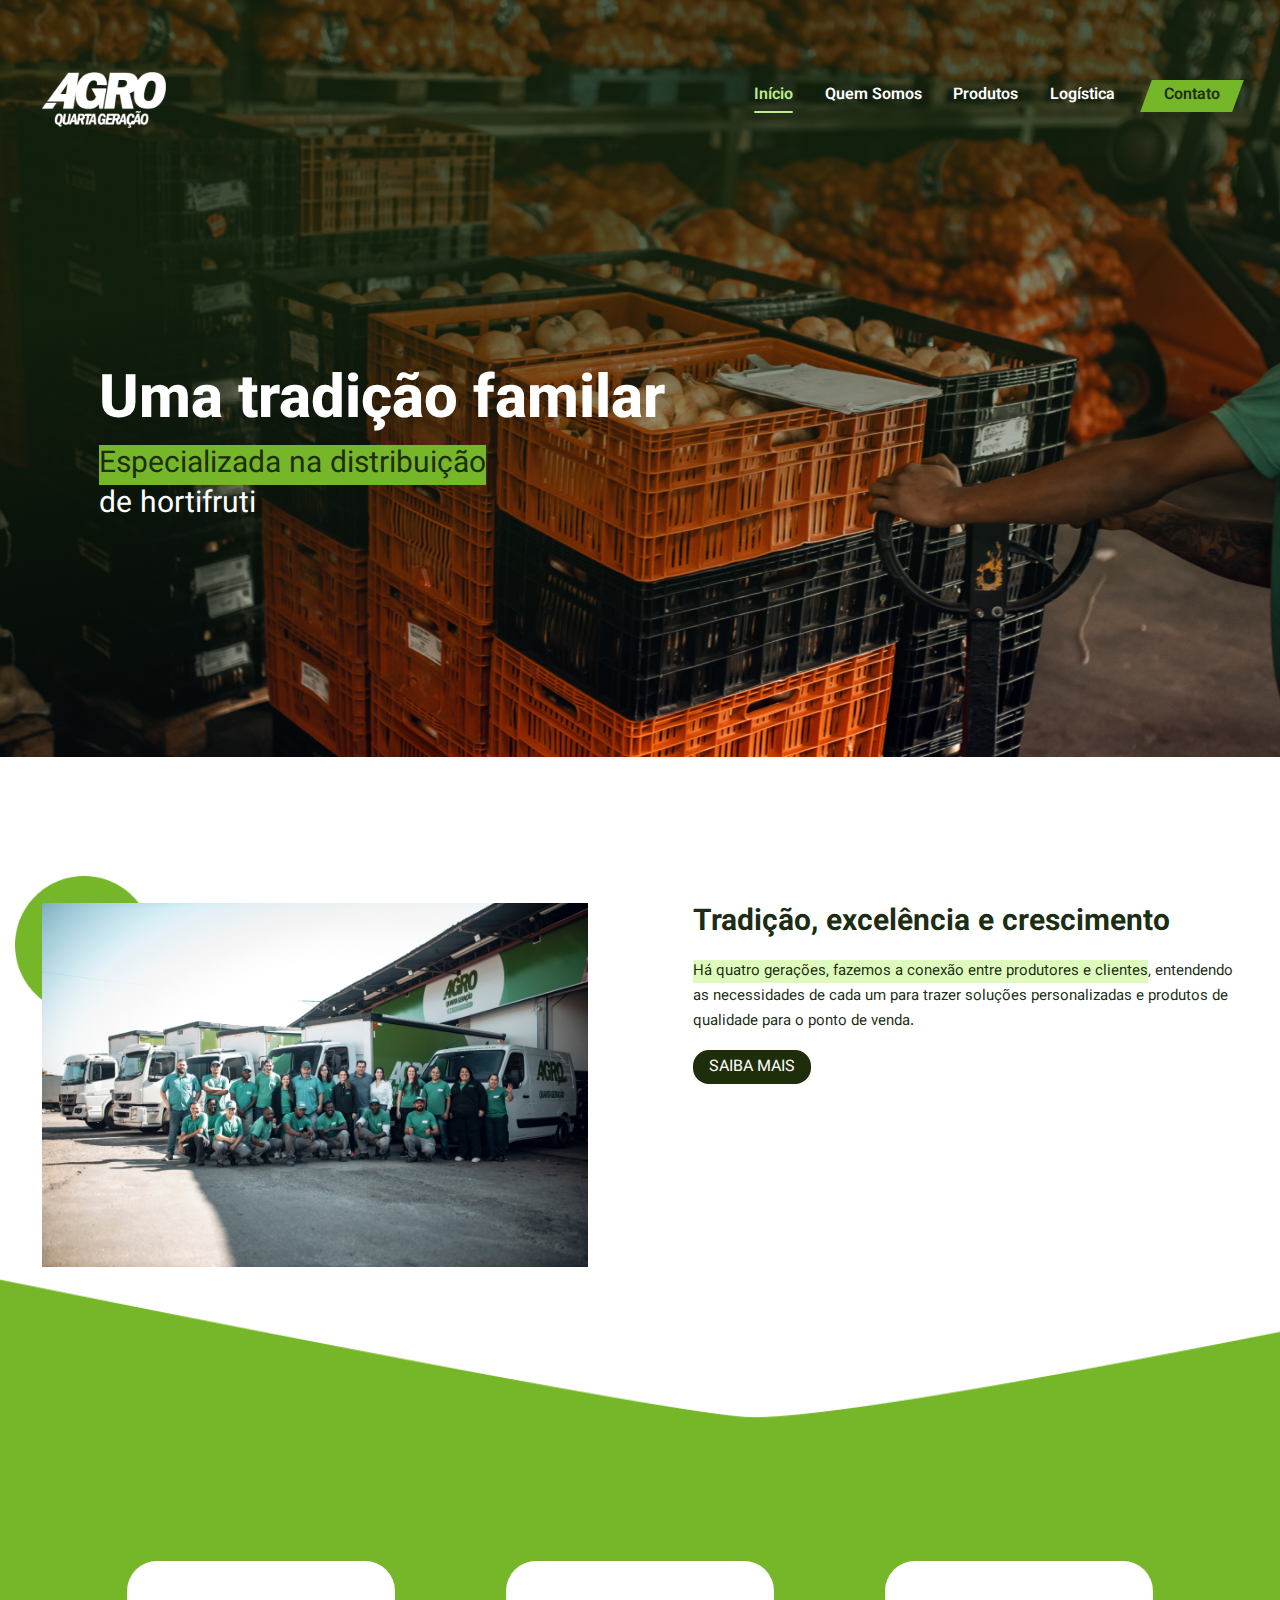
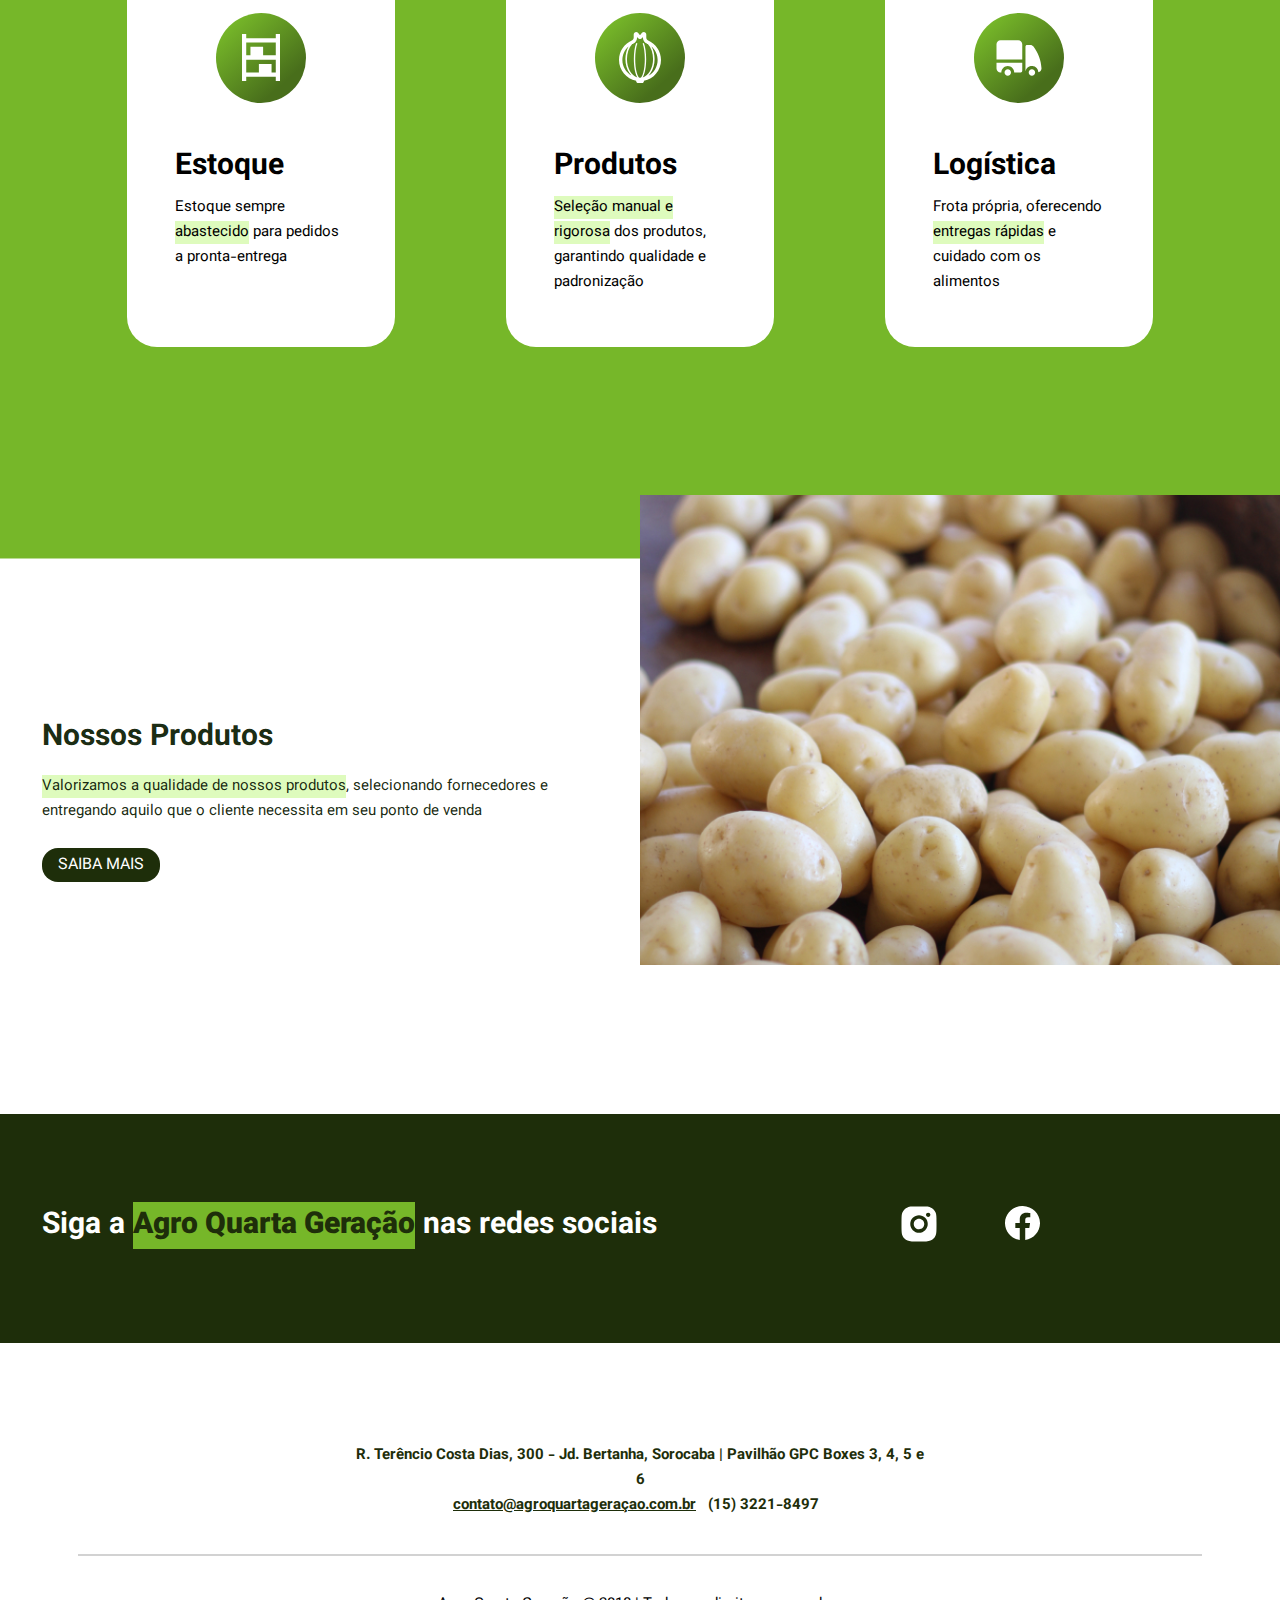
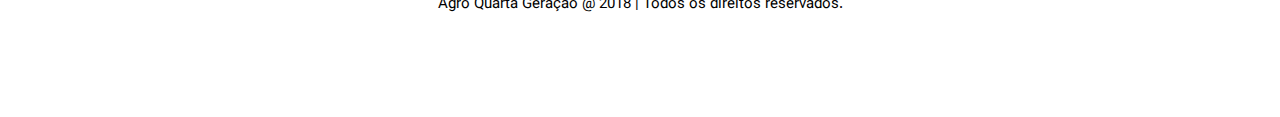
<file: index.html>
<!DOCTYPE html>
<html lang="en">
<head>
  <meta charset="UTF-8">
  <meta name="viewport" content="width=device-width, initial-scale=1.0">
  <!--META-->
  <link rel="icon" type="image/x-icon" href="/assets/images/favicon.ico">
  <!--TITLE-->
  <title>Tradição familiar na distribuição de alimentos: excelência em cada produto | Agro Quarta Geração</title>
  <meta property=”og:title” content=”Tradição familiar na distribuição de alimentos: excelência em cada produto | Agro Quarta Geração“/>
  <!--DESCRIPTION-->
  <meta name="description" content="Há quatro gerações conectando produtores e clientes com tradição e excelência. Oferecemos produtos frescos de alta qualidade, como batata, cebola e alho, com agilidade no atendimento e entrega. Nossa frota própria e estoque sempre abastecido garantem soluções personalizadas e um futuro de crescimento contínuo. Consulte a disponibilidade para pronta-entrega na sua região e traga o melhor para seu ponto de venda!">
  <meta property=”og:description” content=”Há quatro gerações conectando produtores e clientes com tradição e excelência. Oferecemos produtos frescos de alta qualidade, como batata, cebola e alho, com agilidade no atendimento e entrega. Nossa frota própria e estoque sempre abastecido garantem soluções personalizadas e um futuro de crescimento contínuo. Consulte a disponibilidade para pronta-entrega na sua região e traga o melhor para seu ponto de venda!“/>
  <!--IMAGE-->
  <meta property=”og:image” content=”/assets/images/og-image.png“/>
  <!--TYPE-->
  <meta property=”og:type” content=company/>
  <!--FONT-->
  <link rel="preconnect" href="https://fonts.googleapis.com">
  <link rel="preconnect" href="https://fonts.gstatic.com" crossorigin>
  <link href="https://fonts.googleapis.com/css2?family=Vazirmatn:wght@100..900&display=swap" rel="stylesheet">
  <!--CSS-->
  <link rel="stylesheet" href="./styles/index.css">
  <!--JS-->
  <script src="./scripts/menu.js" defer></script>
  <script src="./scripts/carousel.js" defer></script>
</head>
<body>
  <header id="header">
    <div class="content">
      <a class="logo-link" href="/">
        <img src="./assets/images/logo.svg" alt="Logo Agro Quarta Geração">
      </a>

      <div id="burger-menu" class="burger__menu js-burger__menu">
        <span class="menu__line line__one js-menu__line"></span>
        <span class="menu__line line__two js-menu__line"></span>
        <span class="menu__line line__three js-menu__line"></span>
      </div>

      <nav id="nav-menu" class="js-nav__menu">
        <ul>
          <li class="js-menu__item active">
            <a class="js-menu__links" href="/">Início</a>
            <span></span>
          </li>
          <li class="js-menu__item">
            <a class="js-menu__links" href="/quem-somos">Quem Somos</a>
            <span></span>
          </li>
          <li class="js-menu__item">
            <a class="js-menu__links" href="/produtos">Produtos</a>
            <span></span>
          </li>
          <li class="js-menu__item">
            <a class="js-menu__links" href="/logistica">Logística</a>
            <span></span>
          </li>
          <li class="js-menu__item contact">
            <a class="js-menu__links" href="/contato">Contato</a>
          </li> 
        </ul>
      </nav>
    </div>
  </header>

  <section id="carousel" class="carousel">
    <div class="img" id="img-3"></div>
    <div class="img" id="img-2"></div>
    <div class="img" id="img-1"></div>

    <div class="content">
      <h1 class="xl">Uma tradição familar</h1>
      <h2 id="home-banner-subtitle" class="lg">
        <strong>Especializada na distribuição</strong> de hortifruti
      </h2>
    </div>
  </section>

  <section id="home-description">
    <div class="content">
      <div class="images">
        <img class="elipse" src="/assets/vectors/ellipse.jpg" alt="Círculo verde">
        <img src="/assets/images/home-description.jpg" alt="Colaboradores da Agro em frente ao galpão, com veículos da empresa estacionados">
      </div>

      <div class="text">
        <h2 class="lg">Tradição, excelência e crescimento</h2>
        <p class="xs"><strong>Há quatro gerações, fazemos a conexão entre produtores e clientes</strong>, entendendo as necessidades de cada um para trazer soluções personalizadas e produtos de qualidade para o ponto de venda.</p>
        <a class="button" href="/quem-somos/">SAIBA MAIS</a>
      </div>
    </div>
  </section>

  <section id="home-features">
    <div class="content">
      <article>
        <div>
          <img src="/assets/vectors/stock.svg" alt="Ícone de prateleiras com produtos">
        </div>
        <h3 class="lg">Estoque</h3>
        <span class="xs">Estoque sempre <strong>abastecido</strong> para pedidos a pronta-entrega</span>
      </article>

      <article>
        <div>
          <img src="/assets/vectors/products.svg" alt="Ícone de cebola">
        </div>
        <h3 class="lg">Produtos</h3>
        <span class="xs"><strong>Seleção manual e rigorosa</strong> dos produtos, garantindo qualidade e padronização</span>
      </article>

      <article>
        <div>
          <img src="/assets/vectors/logistic.svg" alt="Ícone de caminhão">
        </div>
        <h3 class="lg">Logística</h3>
        <span class="xs">Frota própria, oferecendo <strong>entregas rápidas</strong> e cuidado com os alimentos</span>
      </article>
    </div>
  </section>

  <section id="home-products">
    <div class="content">
      <div class="text">
        <h2 class="lg">Nossos Produtos</h2>
        <p class="xs"><strong>Valorizamos a qualidade de nossos produtos</strong>, selecionando fornecedores e entregando aquilo que o cliente necessita em seu ponto de venda</p>
        <a class="button" href="/produtos/">SAIBA MAIS</a>
      </div>
      <img class="potatoes-desktop" src="/assets/images/potatoes-desktop.jpg" alt="Batatas inglesas">
      <img class="potatoes-mobile" src="/assets/images/potatoes-mobile.jpg" alt="Batatas inglesas">
    </div>
  </section>

  <section id="social-media">
    <div class="content">
      <p class="lg">Siga a <strong>Agro Quarta Geração</strong> nas redes sociais</p>
      <div class="icons">
        <a href="https://www.instagram.com/agroquartageracao/" target="_blank">
          <img src="/assets/vectors/instagram.svg" alt="Ícone do Instagram">
        </a>
        <a href="https://www.facebook.com/agroquartageracao" target="_blank">
          <img src="/assets/vectors/facebook.svg" alt="Ícone do Facebook">
        </a>
      </div>
    </div>
  </section>

  <footer id="footer">
    <address>
      R. Terêncio Costa Dias, 300 - Jd. Bertanha, Sorocaba | Pavilhão GPC Boxes 3, 4, 5 e 6 <br/>
      <a href="mailto:contato@agroquartageraçao.com.br">contato@agroquartageraçao.com.br</a> <a class="phone" href="tel:+551532218497">(15) 3221-8497</a>
    </address>

    <hr />

    <small>
      Agro Quarta Geração @ 2018 | Todos os direitos reservados.
    </small>
  </footer>
</body>
</html>
</file>
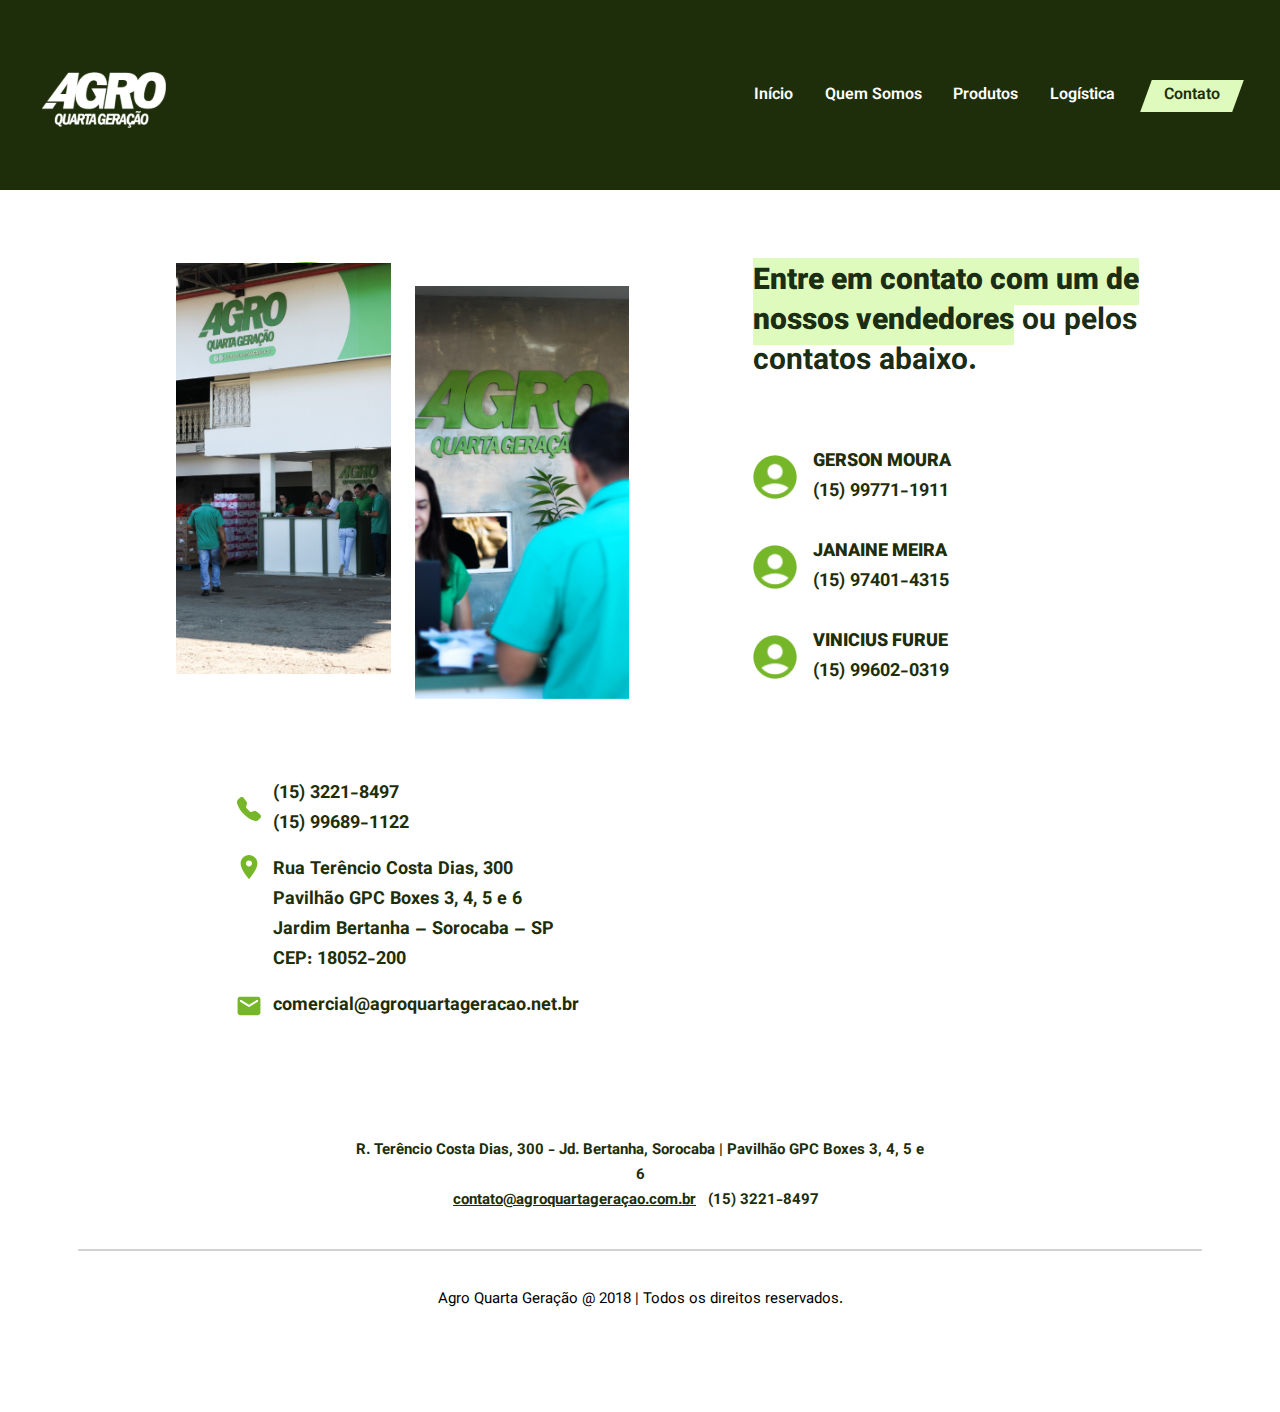
<file: contato/index.html>
<!DOCTYPE html>
<html lang="en">
<head>
  <meta charset="UTF-8">
  <meta name="viewport" content="width=device-width, initial-scale=1.0">
  <!--META-->
  <link rel="icon" type="image/x-icon" href="/assets/images/favicon.ico">
  <!--TITLE-->
  <title>Consulte disponibilidade e entre em contato para entregas ágeis de produtos frescos | Agro Quarta Geração</title>
  <meta property=”og:title” content=”Consulte disponibilidade e entre em contato para entregas ágeis de produtos frescos | Agro Quarta Geração“/>
  <!--DESCRIPTION-->
  <meta name="description" content="Há quatro gerações conectando produtores e clientes com tradição e excelência. Oferecemos produtos frescos de alta qualidade, como batata, cebola e alho, com agilidade no atendimento e entrega. Nossa frota própria e estoque sempre abastecido garantem soluções personalizadas e um futuro de crescimento contínuo. Consulte a disponibilidade para pronta-entrega na sua região e traga o melhor para seu ponto de venda!" />
  <meta property=”og:description” content=”Há quatro gerações conectando produtores e clientes com tradição e excelência. Oferecemos produtos frescos de alta qualidade, como batata, cebola e alho, com agilidade no atendimento e entrega. Nossa frota própria e estoque sempre abastecido garantem soluções personalizadas e um futuro de crescimento contínuo. Consulte a disponibilidade para pronta-entrega na sua região e traga o melhor para seu ponto de venda!“/>
  <!--IMAGE-->
  <meta property=”og:image” content=”/assets/images/og-image.png“/>
  <!--TYPE-->
  <meta property=”og:type” content=company/>
  <!--FONT-->
  <link rel="preconnect" href="https://fonts.googleapis.com">
  <link rel="preconnect" href="https://fonts.gstatic.com" crossorigin>
  <link href="https://fonts.googleapis.com/css2?family=Vazirmatn:wght@100..900&display=swap" rel="stylesheet">
  <!-- CSS -->
  <link rel="stylesheet" href="../styles/index.css">
  <!-- JS -->
  <script src="../scripts/menu.js" defer></script>
  <title>Agro Quarta Geração - Contato</title>
</head>
<body>
  <header id="header" class="secondary">
    <div class="content">
      <a class="logo-link" href="/">
        <img src="../assets/images/logo.svg" alt="Logo Agro Quarta Geração">
      </a>

      <div id="burger-menu" class="burger__menu js-burger__menu">
        <span class="menu__line line__one js-menu__line"></span>
        <span class="menu__line line__two js-menu__line"></span>
        <span class="menu__line line__three js-menu__line"></span>
      </div>

      <nav id="nav-menu" class="js-nav__menu">
        <ul>
          <li class="js-menu__item">
            <a class="js-menu__links" href="/">Início</a>
            <span></span>
          </li>
          <li class="js-menu__item">
            <a class="js-menu__links" href="/quem-somos">Quem Somos</a>
            <span></span>
          </li>
          <li class="js-menu__item">
            <a class="js-menu__links" href="/produtos">Produtos</a>
            <span></span>
          </li>
          <li class="js-menu__item">
            <a class="js-menu__links" href="/logistica">Logística</a>
            <span></span>
          </li>
          <li class="js-menu__item contact active">
            <a class="js-menu__links" href="/contato">Contato</a>
          </li> 
        </ul>
      </nav>
    </div>
  </header>

  <section id="sellers">
    <div class="images">
      <img src="/assets/images/sellers_1.jpg" alt="Fachada loja agro quarta geração">
      <img src="/assets/images/sellers_2.jpg" alt="Recepção loja agro quarta geração">
    </div>

    <div class="content">
      <h1 class="lg">
        <strong>Entre em contato com um de nossos vendedores</strong> ou pelos contatos abaixo.
      </h1>

      <div class="sellers">
        <article>
          <img src="/assets/vectors/user.png" alt="Ícone de um usuário">
          <div class="data">  
            <span class="sm">Gerson Moura</span>
            <a class="sm" href="tel:+5515997711911">(15) 99771-1911</a>
          </div>
        </article>

        <article>
          <img src="/assets/vectors/user.png" alt="Ícone de um usuário">
          <div class="data">
            <span class="sm">Janaine Meira</span>
            <a class="sm" href="tel:+5515974014315">(15) 97401-4315</a>
          </div>
        </article>

        <article>
          <img src="/assets/vectors/user.png" alt="Ícone de um usuário">
          <div class="data">
            <span class="sm">Vinicius Furue</span>
            <a class="sm" href="tel:+5515996020319">(15) 99602-0319</a>
          </div>
        </article>
      </div>
    </div>
  </section>

  <section id="address">
    <div class="content">
      <article class="phones">
        <img src="/assets/vectors/phone.svg" alt="Ícone de telefone">
        <div class="phone-numbers">
          <a class="sm" href="tel:+551532218497">(15) 3221-8497</a>
          <a class="sm" href="tel:+5515996891122">(15) 99689-1122</a>
        </div>
      </article>
      
      <article class="address">
        <img src="/assets/vectors/address.svg" alt="Ícone de endereço">
        <address class="sm">
          Rua Terêncio Costa Dias, 300<br />Pavilhão GPC Boxes 3, 4, 5 e 6<br />Jardim Bertanha – Sorocaba – SP<br /> CEP: 18052-200
        </address>
      </article>
      
      <article class="mail">
        <img src="/assets/vectors/mail.svg" alt="Ícone de e-mail">
        <a class="sm" href="mailto:comercial@agroquartageracao.net.br">comercial@agroquartageracao.net.br</a>
      </article>
    </div>

    <div class="map">
      <iframe
        src="https://www.google.com/maps/embed?pb=!1m18!1m12!1m3!1d3658.0639538835244!2d-47.501364523895944!3d-23.53020207882129!2m3!1f0!2f0!3f0!3m2!1i1024!2i768!4f13.1!3m3!1m2!1s0x94c58b0f429ec20d%3A0x1b8d5d1efb7935ab!2sR.%20Ter%C3%AAncio%20Costa%20Dias%2C%20300%20-%20Jardim%20Bertanha%2C%20Sorocaba%20-%20SP%2C%2018052-200!5e0!3m2!1spt-BR!2sbr!4v1725072869596!5m2!1spt-BR!2sbr"
        width="100%"
        height="100%"
        style="border:0;"
        allowfullscreen=""
        loading="lazy"
        referrerpolicy="no-referrer-when-downgrade"
      >
      </iframe>
    </div>
  </section>

  <footer id="footer">
    <address>
      R. Terêncio Costa Dias, 300 - Jd. Bertanha, Sorocaba | Pavilhão GPC Boxes 3, 4, 5 e 6 <br/>
      <a href="mailto:contato@agroquartageraçao.com.br">contato@agroquartageraçao.com.br</a> <a class="phone" href="tel:+551532218497">(15) 3221-8497</a>
    </address>

    <hr />

    <small>
      Agro Quarta Geração @ 2018 | Todos os direitos reservados.
    </small>
  </footer>
</body>
</html>
</file>
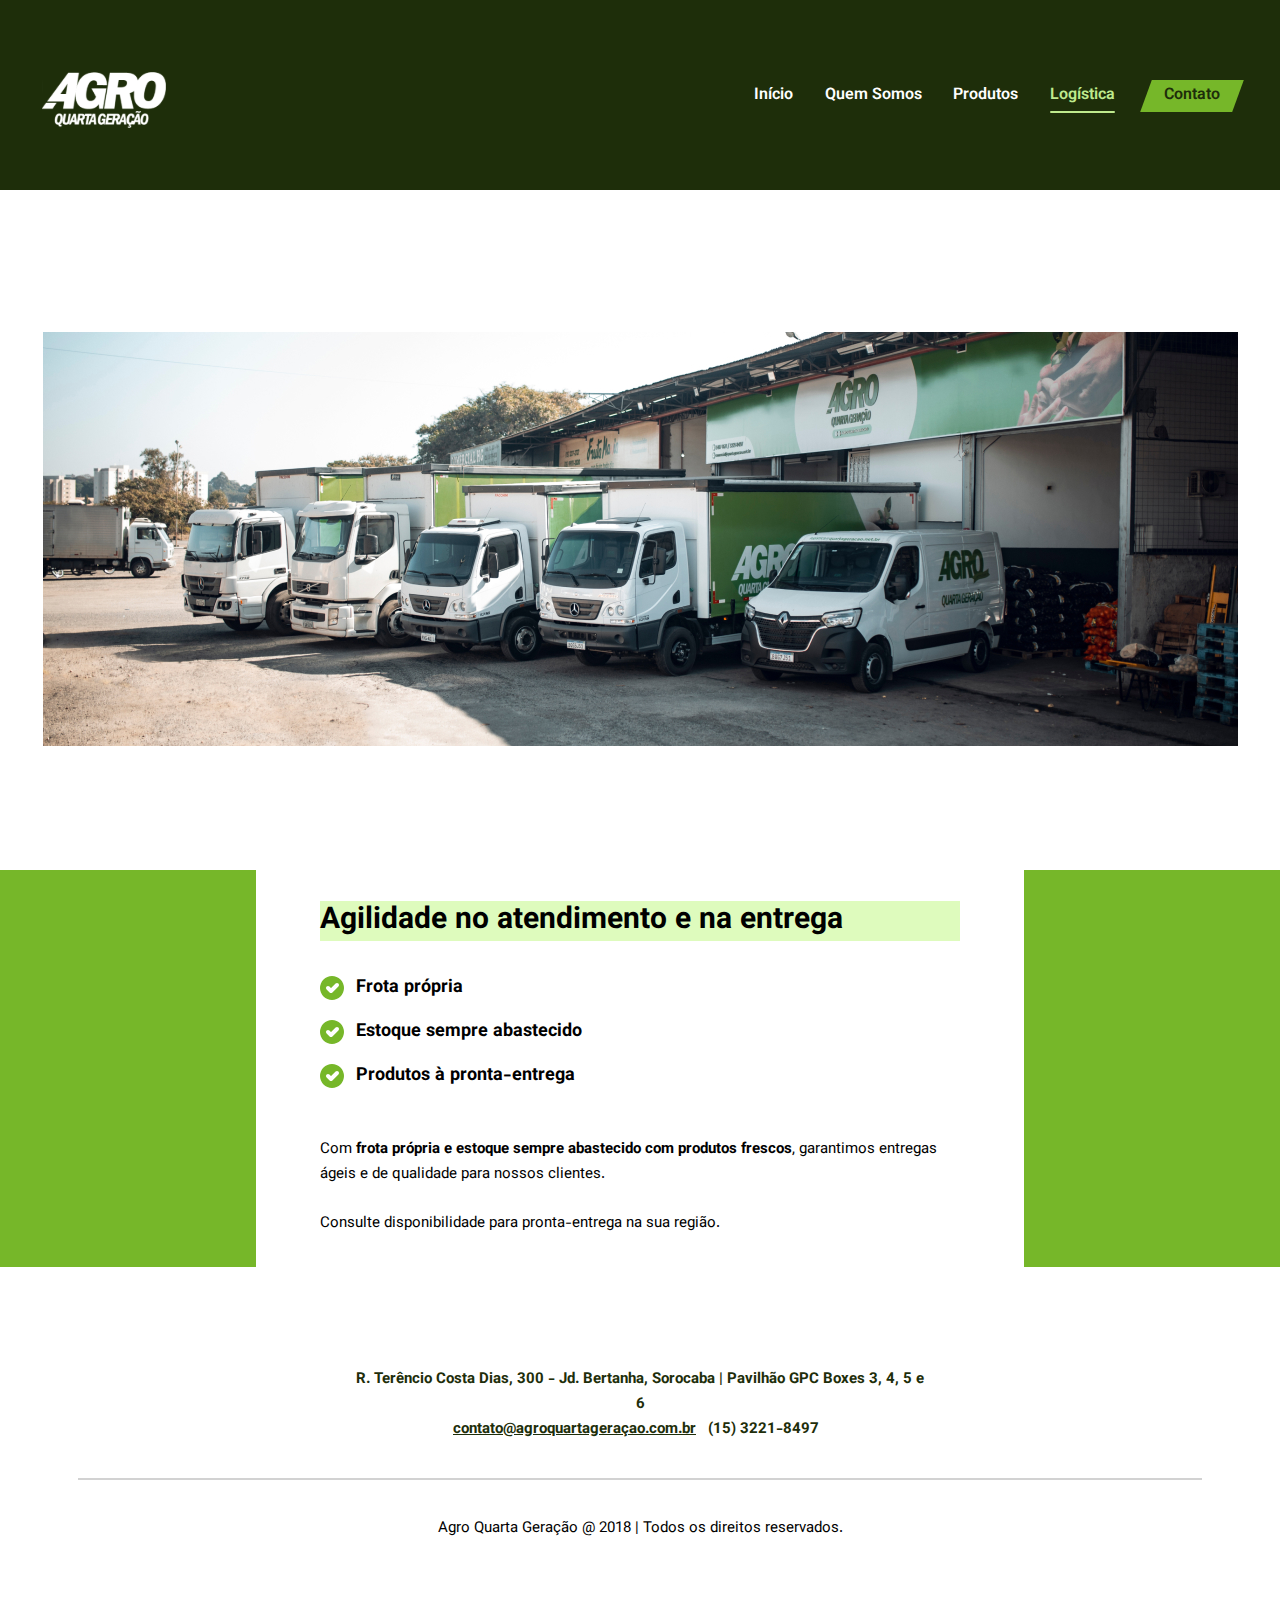
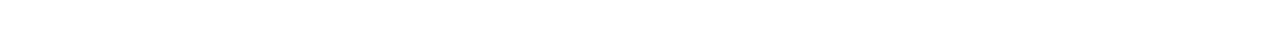
<file: logistica/index.html>
<!DOCTYPE html>
<html lang="en">
<head>
  <meta charset="UTF-8">
  <meta name="viewport" content="width=device-width, initial-scale=1.0">
  <!--META-->
  <link rel="icon" type="image/x-icon" href="/assets/images/favicon.ico">
  <!--TITLE-->
  <title>Agilidade na entrega com frota própria e estoque abastecido | Agro Quarta Geração</title>
  <meta property=”og:title” content=”Agilidade na entrega com frota própria e estoque abastecido | Agro Quarta Geração“/>
  <!--DESCRIPTION-->
  <meta name="description" content="Há quatro gerações conectando produtores e clientes com tradição e excelência. Oferecemos produtos frescos de alta qualidade, como batata, cebola e alho, com agilidade no atendimento e entrega. Nossa frota própria e estoque sempre abastecido garantem soluções personalizadas e um futuro de crescimento contínuo. Consulte a disponibilidade para pronta-entrega na sua região e traga o melhor para seu ponto de venda!" />
  <meta property=”og:description” content=”Há quatro gerações conectando produtores e clientes com tradição e excelência. Oferecemos produtos frescos de alta qualidade, como batata, cebola e alho, com agilidade no atendimento e entrega. Nossa frota própria e estoque sempre abastecido garantem soluções personalizadas e um futuro de crescimento contínuo. Consulte a disponibilidade para pronta-entrega na sua região e traga o melhor para seu ponto de venda!“/>
  <!--IMAGE-->
  <meta property=”og:image” content=”/assets/images/og-image.png“/>
  <!--TYPE-->
  <meta property=”og:type” content=company/>
  <!--FONT-->
  <link rel="preconnect" href="https://fonts.googleapis.com">
  <link rel="preconnect" href="https://fonts.gstatic.com" crossorigin>
  <link href="https://fonts.googleapis.com/css2?family=Vazirmatn:wght@100..900&display=swap" rel="stylesheet">
  <!-- CSS -->
  <link rel="stylesheet" href="../styles/index.css">
  <!-- JS -->
  <script src="../scripts/menu.js" defer></script>
  <title>Agro Quarta Geração - Logística</title>
</head>
<body>
  <header id="header" class="secondary">
    <div class="content">
      <a class="logo-link" href="/">
        <img src="../assets/images/logo.svg" alt="Logo Agro Quarta Geração">
      </a>

      <div id="burger-menu" class="burger__menu js-burger__menu">
        <span class="menu__line line__one js-menu__line"></span>
        <span class="menu__line line__two js-menu__line"></span>
        <span class="menu__line line__three js-menu__line"></span>
      </div>

      <nav id="nav-menu" class="js-nav__menu">
        <ul>
          <li class="js-menu__item">
            <a class="js-menu__links" href="/">Início</a>
            <span></span>
          </li>
          <li class="js-menu__item">
            <a class="js-menu__links" href="/quem-somos">Quem Somos</a>
            <span></span>
          </li>
          <li class="js-menu__item">
            <a class="js-menu__links" href="/produtos">Produtos</a>
            <span></span>
          </li>
          <li class="js-menu__item active">
            <a class="js-menu__links" href="/logistica">Logística</a>
            <span></span>
          </li>
          <li class="js-menu__item contact">
            <a class="js-menu__links" href="/contato">Contato</a>
          </li> 
        </ul>
      </nav>
    </div>
  </header>

  <section id="logistic-banner">
    <img class="logistics-mobile" src="/assets/images/logistics-mobile.jpg" alt="Fachada Agro Quarta Geração com caminhões estacionados">
    <img class="logistics-desktop" src="/assets/images/logistics.jpg" alt="Fachada Agro Quarta Geração com caminhões estacionados">
  </section>

  <section id="logistic">
    <div class="content">
      <h1 class="lg">Agilidade no atendimento e na entrega</h1>

      <div class="features">
        <article>
          <img src="/assets/vectors/checkmark.svg" alt="Ícone circular de check verde">
          <span class="sm">Frota própria</span>
        </article>

        <article>
          <img src="/assets/vectors/checkmark.svg" alt="Ícone circular de check verde">
          <span class="sm">Estoque sempre abastecido</span>
        </article>

        <article>
          <img src="/assets/vectors/checkmark.svg" alt="Ícone circular de check verde">
          <span class="sm">Produtos à pronta-entrega</span>
        </article>
      </div>

      <p class="xs">Com <strong>frota própria e estoque sempre abastecido com produtos frescos</strong>, garantimos entregas ágeis e de qualidade para nossos clientes.</p>

      <p class="xs">Consulte disponibilidade para pronta-entrega na sua região.</p>
    </div>
  </section>

  <footer id="footer">
    <address>
      R. Terêncio Costa Dias, 300 - Jd. Bertanha, Sorocaba | Pavilhão GPC Boxes 3, 4, 5 e 6 <br/>
      <a href="mailto:contato@agroquartageraçao.com.br">contato@agroquartageraçao.com.br</a> <a class="phone" href="tel:+551532218497">(15) 3221-8497</a>
    </address>

    <hr />

    <small>
      Agro Quarta Geração @ 2018 | Todos os direitos reservados.
    </small>
  </footer>
</body>
</html>
</file>
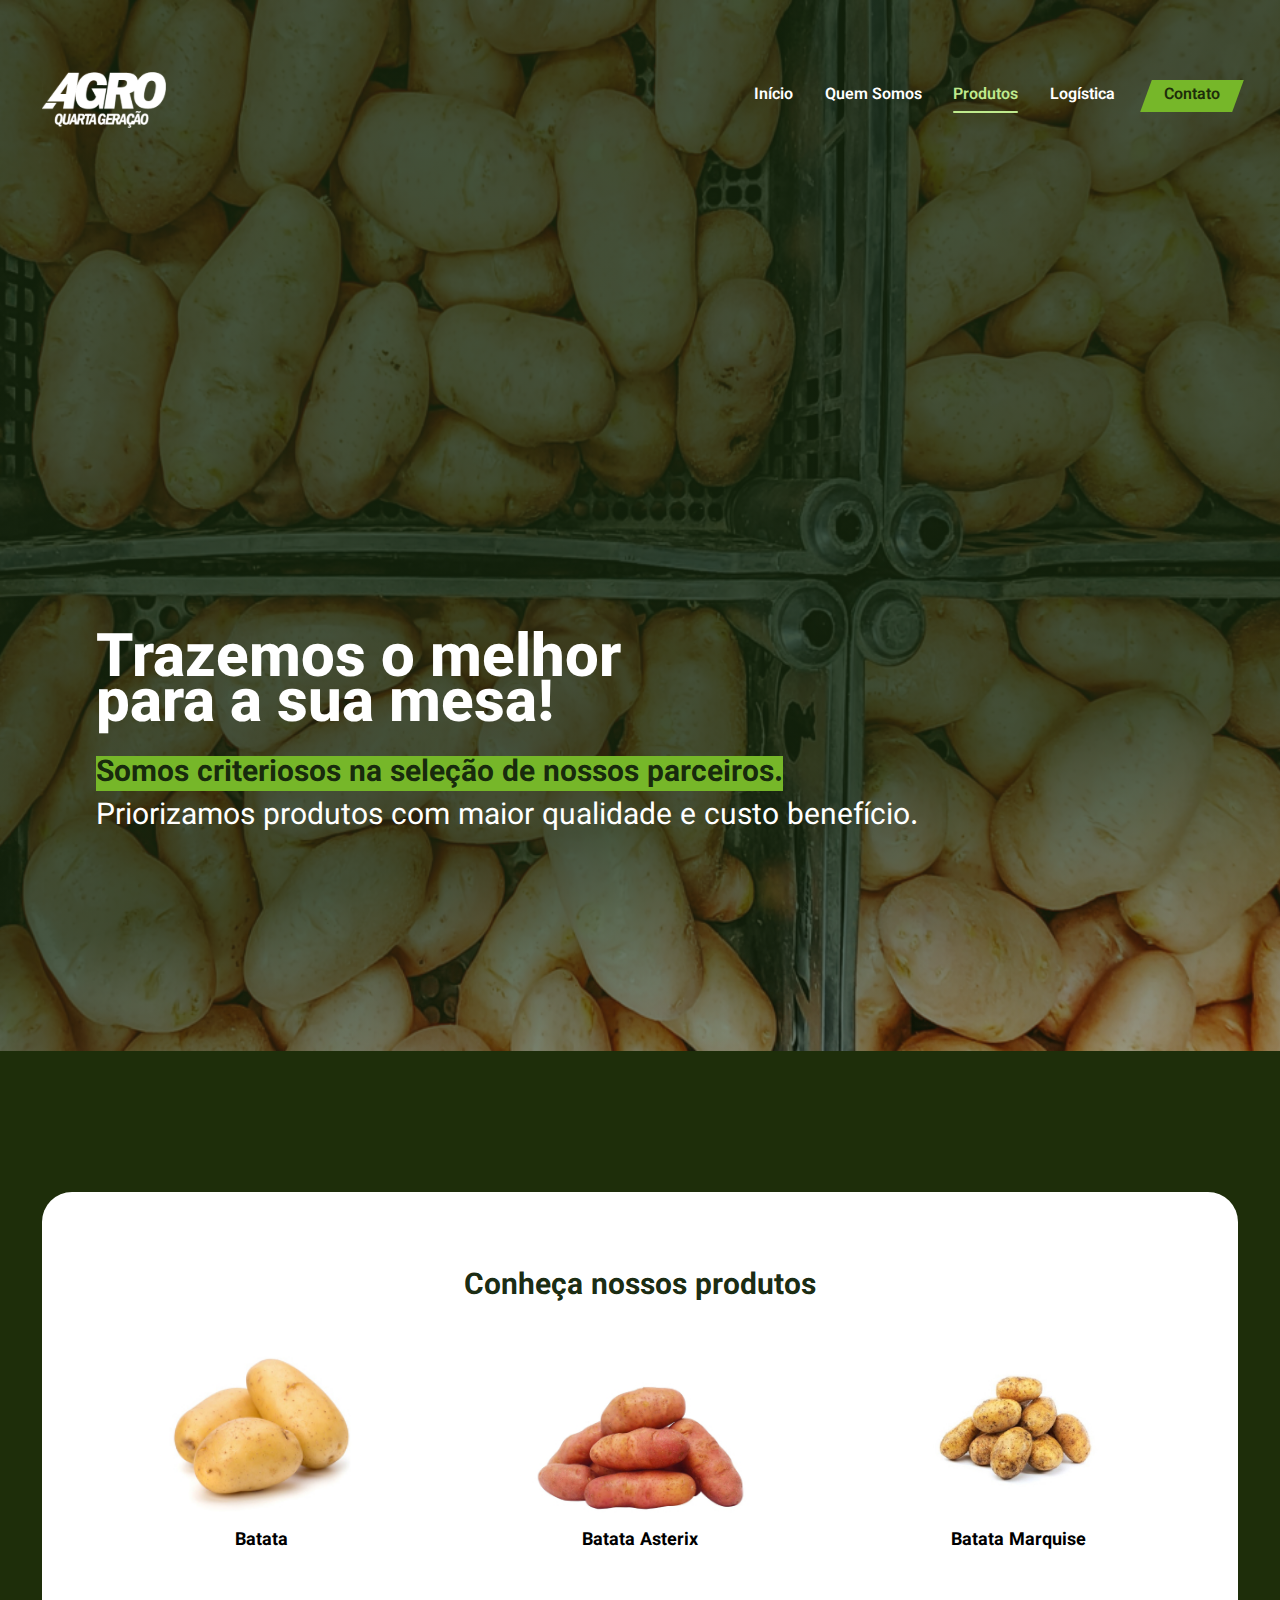
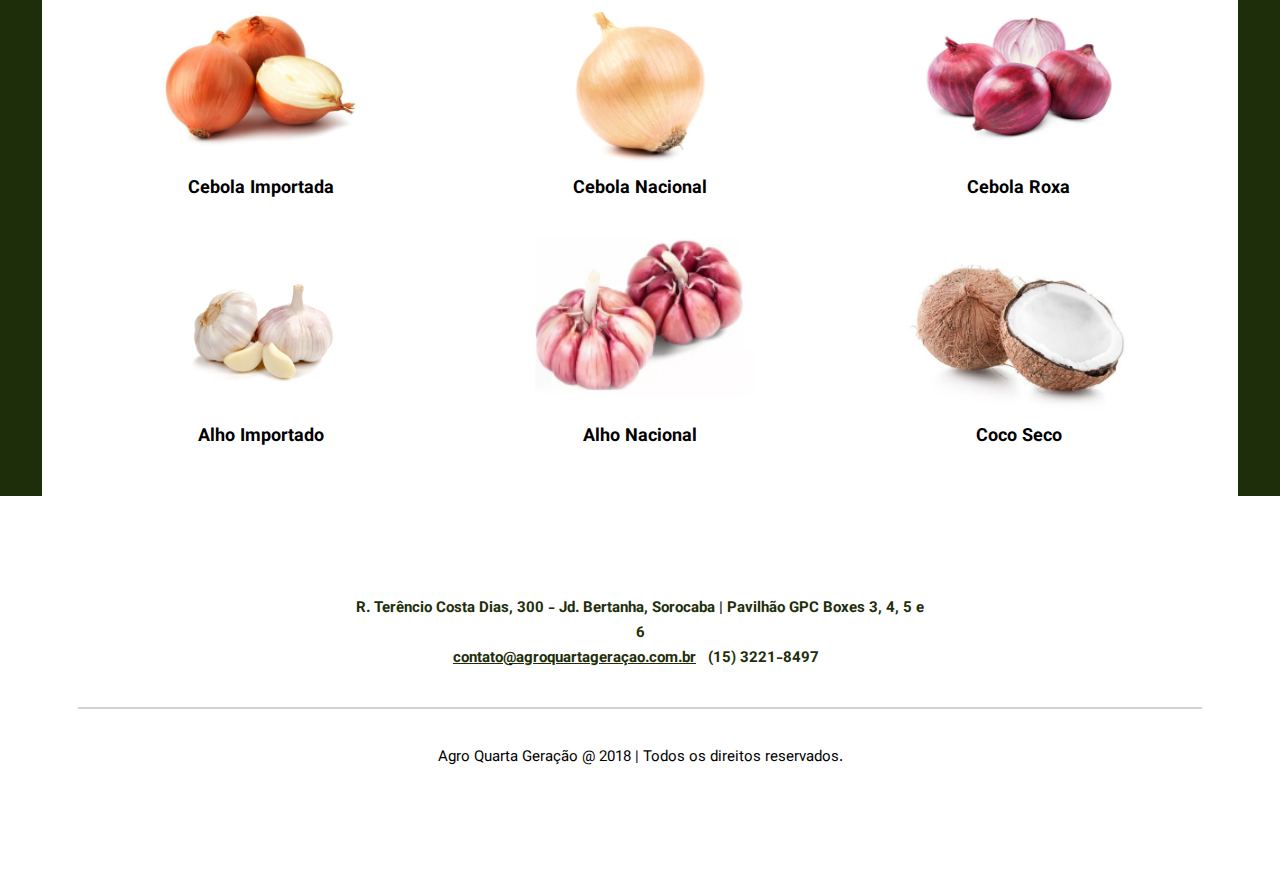
<file: produtos/index.html>
<!DOCTYPE html>
<html lang="en">
<head>
  <meta charset="UTF-8">
  <meta name="viewport" content="width=device-width, initial-scale=1.0">
  <!--META-->
  <link rel="icon" type="image/x-icon" href="/assets/images/favicon.ico">
  <!--TITLE-->
  <title>Variedade de produtos frescos e de qualidade direto dos produtores  | Agro Quarta Geração</title>
  <meta property=”og:title” content=”Variedade de produtos frescos e de qualidade direto dos produtores  | Agro Quarta Geração“/>
  <!--DESCRIPTION-->
  <meta name="description" content="Há quatro gerações conectando produtores e clientes com tradição e excelência. Oferecemos produtos frescos de alta qualidade, como batata, cebola e alho, com agilidade no atendimento e entrega. Nossa frota própria e estoque sempre abastecido garantem soluções personalizadas e um futuro de crescimento contínuo. Consulte a disponibilidade para pronta-entrega na sua região e traga o melhor para seu ponto de venda!" />
  <meta property=”og:description” content=”Há quatro gerações conectando produtores e clientes com tradição e excelência. Oferecemos produtos frescos de alta qualidade, como batata, cebola e alho, com agilidade no atendimento e entrega. Nossa frota própria e estoque sempre abastecido garantem soluções personalizadas e um futuro de crescimento contínuo. Consulte a disponibilidade para pronta-entrega na sua região e traga o melhor para seu ponto de venda!“/>
  <!--IMAGE-->
  <meta property=”og:image” content=”/assets/images/og-image.png“/>
  <!--TYPE-->
  <meta property=”og:type” content=company/>
  <!--FONT-->
  <link rel="preconnect" href="https://fonts.googleapis.com">
  <link rel="preconnect" href="https://fonts.gstatic.com" crossorigin>
  <link href="https://fonts.googleapis.com/css2?family=Vazirmatn:wght@100..900&display=swap" rel="stylesheet">
  <!-- CSS -->
  <link rel="stylesheet" href="../styles/index.css">
  <!-- JS -->
  <script src="../scripts/menu.js" defer></script>
  <title>Agro Quarta Geração - Produtos</title>
</head>
<body>
  <header id="header">
    <div class="content">
      <a class="logo-link" href="/">
        <img src="../assets/images/logo.svg" alt="Logo Agro Quarta Geração">
      </a>

      <div id="burger-menu" class="burger__menu js-burger__menu">
        <span class="menu__line line__one js-menu__line"></span>
        <span class="menu__line line__two js-menu__line"></span>
        <span class="menu__line line__three js-menu__line"></span>
      </div>

      <nav id="nav-menu" class="js-nav__menu">
        <ul>
          <li class="js-menu__item">
            <a class="js-menu__links" href="/">Início</a>
            <span></span>
          </li>
          <li class="js-menu__item">
            <a class="js-menu__links" href="/quem-somos">Quem Somos</a>
            <span></span>
          </li>
          <li class="js-menu__item active">
            <a class="js-menu__links" href="/produtos">Produtos</a>
            <span></span>
          </li>
          <li class="js-menu__item">
            <a class="js-menu__links" href="/logistica">Logística</a>
            <span></span>
          </li>
          <li class="js-menu__item contact">
            <a class="js-menu__links" href="/contato">Contato</a>
          </li> 
        </ul>
      </nav>
    </div>
  </header>

  <section id="products-banner">
    <div class="content">  
      <h1 class="semi-xl">Trazemos o melhor para a sua mesa!</h1>
      <h2 class="semi-lg">
        <strong>
          Somos criteriosos na seleção de nossos parceiros.
        </strong>
        Priorizamos produtos com maior qualidade e custo benefício.
      </h2>
    </div>
  </section>

  <section id="products">
    <div class="content">
      <h2 class="lg">Conheça nossos produtos</h2>
      
      <figure>
        <img src="/assets/images/batata-inglesa.jpg" alt="Três unidades de batata inglesa">
        <figcaption class="sm">Batata</figcaption>
      </figure>

      <figure>
        <img src="/assets/images/batata-asterix.jpg" alt="Diversas unidades de batata asterix">
        <figcaption class="sm">Batata Asterix</figcaption>
      </figure>

      <figure>
        <img src="/assets/images/batata-marquise.jpg" alt="Diversas unidades de batata marquise">
        <figcaption class="sm">Batata Marquise</figcaption>
      </figure>

      <figure>
        <img src="/assets/images/cebola-importada.jpg" alt="Diversas unidades de cebola">
        <figcaption class="sm">Cebola Importada</figcaption>
      </figure>

      <figure>
        <img src="/assets/images/cebola-nacional.jpg" alt="Uma unidade de cebola">
        <figcaption class="sm">Cebola Nacional</figcaption>
      </figure>

      <figure>
        <img src="/assets/images/cebola-roxa.jpg" alt="Diversas unidades de cebola roxa">
        <figcaption class="sm">Cebola Roxa</figcaption>
      </figure>

      <figure>
        <img src="/assets/images/alho-importado.jpg" alt="Diversas unidades de alho importado">
        <figcaption class="sm">Alho Importado</figcaption>
      </figure>

      <figure>
        <img src="/assets/images/alho-nacional.jpg" alt="Diversas unidades de alho nacional">
        <figcaption class="sm">Alho Nacional</figcaption>
      </figure>

      <figure>
        <img src="/assets/images/coco-seco.jpg" alt="Duas unidades de coco">
        <figcaption class="sm">Coco Seco</figcaption>
      </figure>
    </div>
  </section>

  <footer id="footer">
    <address>
      R. Terêncio Costa Dias, 300 - Jd. Bertanha, Sorocaba | Pavilhão GPC Boxes 3, 4, 5 e 6 <br/>
      <a href="mailto:contato@agroquartageraçao.com.br">contato@agroquartageraçao.com.br</a> <a class="phone" href="tel:+551532218497">(15) 3221-8497</a>
    </address>

    <hr />

    <small>
      Agro Quarta Geração @ 2018 | Todos os direitos reservados.
    </small>
  </footer>
</body>
</html>
</file>
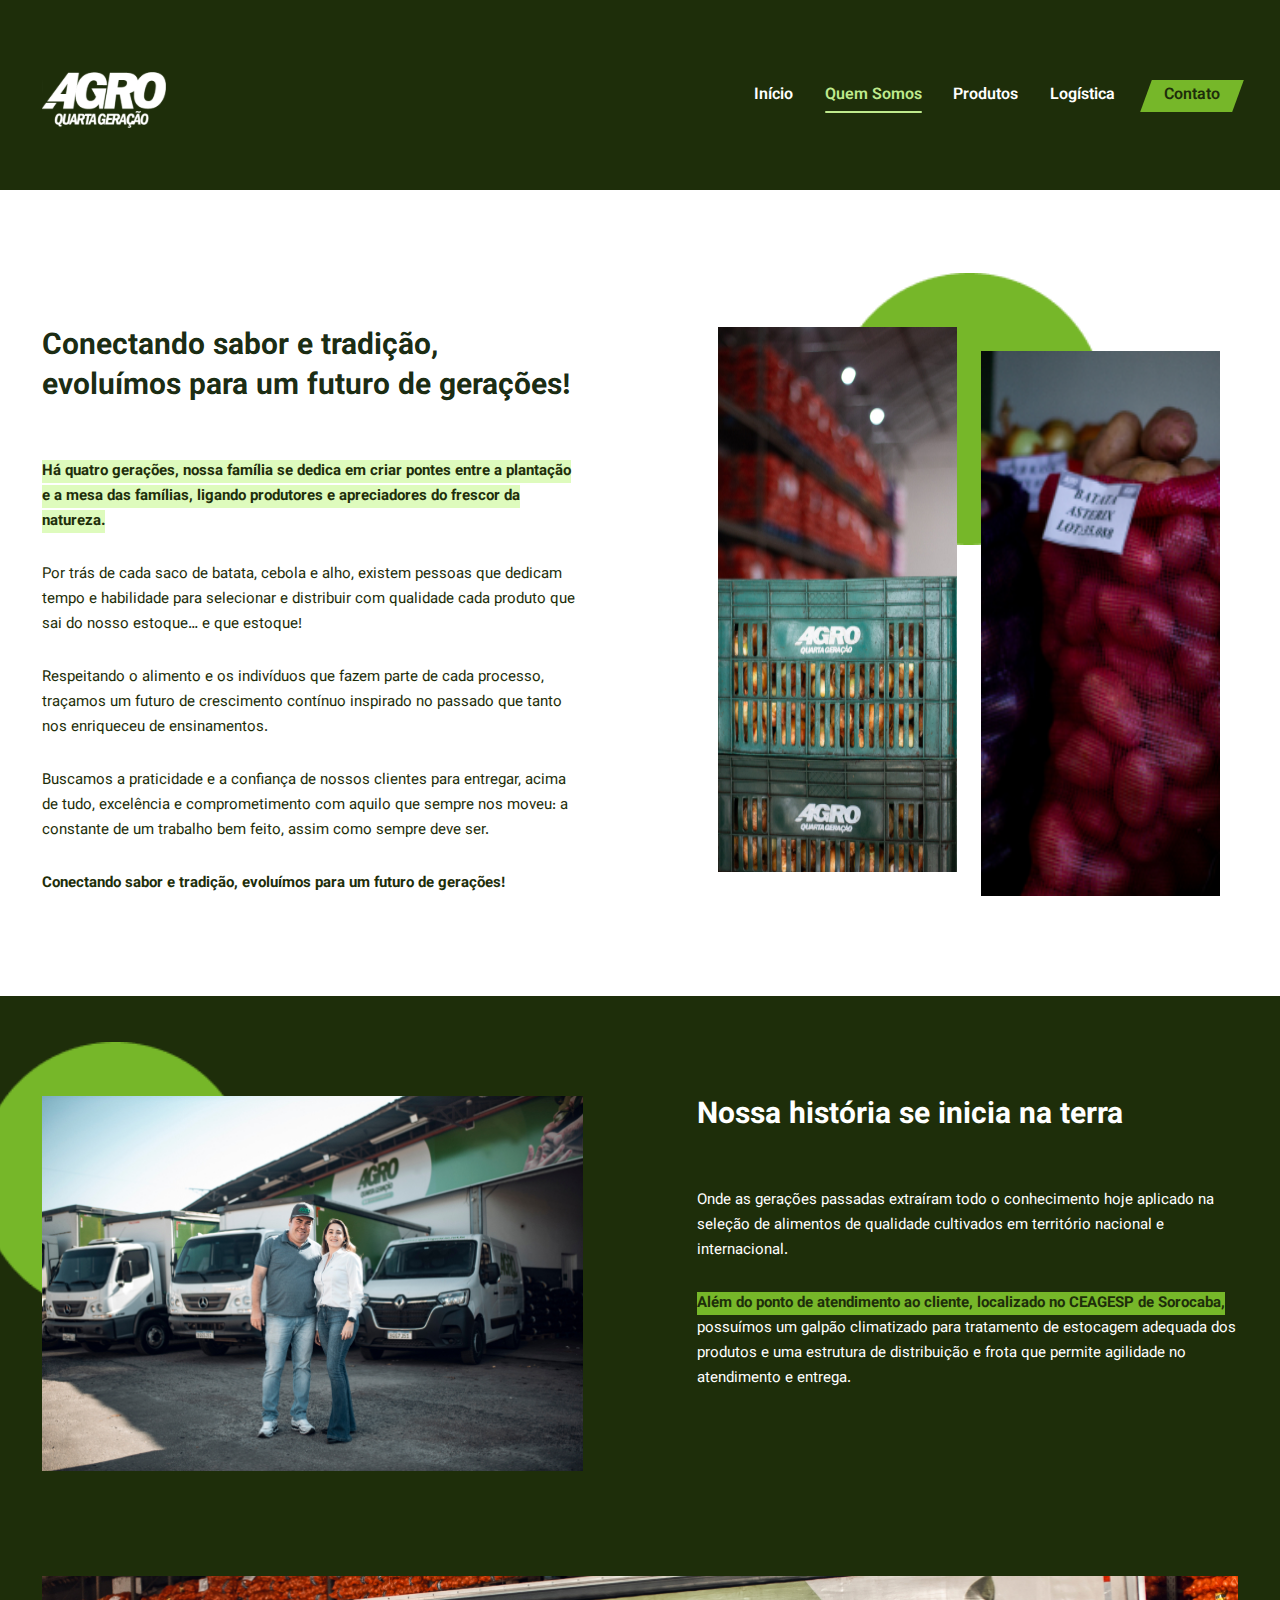
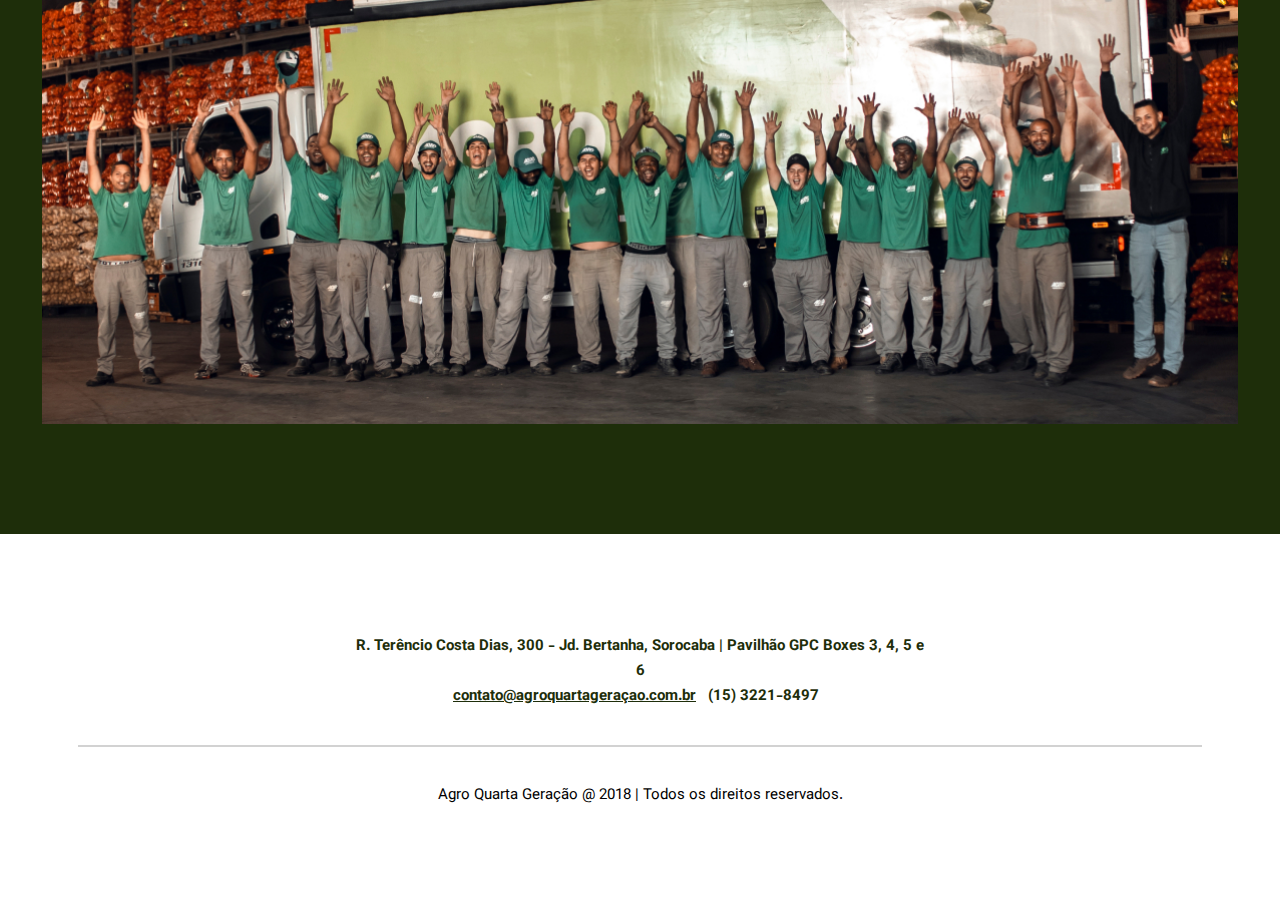
<file: quem-somos/index.html>
<!DOCTYPE html>
<html lang="en">
<head>
  <meta charset="UTF-8">
  <meta name="viewport" content="width=device-width, initial-scale=1.0">
  <!--META-->
  <link rel="icon" type="image/x-icon" href="/assets/images/favicon.ico">
  <!--TITLE-->
  <title>Conectando sabor e tradição: quatro gerações de excelência na distribuição de alimentos | Agro Quarta Geração</title>
  <meta property=”og:title” content=”Conectando sabor e tradição: quatro gerações de excelência na distribuição de alimentos | Agro Quarta Geração“/>
  <!--DESCRIPTION-->
  <meta name="description" content="Há quatro gerações conectando produtores e clientes com tradição e excelência. Oferecemos produtos frescos de alta qualidade, como batata, cebola e alho, com agilidade no atendimento e entrega. Nossa frota própria e estoque sempre abastecido garantem soluções personalizadas e um futuro de crescimento contínuo. Consulte a disponibilidade para pronta-entrega na sua região e traga o melhor para seu ponto de venda!" />
  <meta property=”og:description” content=”Há quatro gerações conectando produtores e clientes com tradição e excelência. Oferecemos produtos frescos de alta qualidade, como batata, cebola e alho, com agilidade no atendimento e entrega. Nossa frota própria e estoque sempre abastecido garantem soluções personalizadas e um futuro de crescimento contínuo. Consulte a disponibilidade para pronta-entrega na sua região e traga o melhor para seu ponto de venda!“/>
  <!--IMAGE-->
  <meta property=”og:image” content=”/assets/images/og-image.png“/>
  <!--TYPE-->
  <meta property=”og:type” content=company/>
  <!--FONT-->
  <link rel="preconnect" href="https://fonts.googleapis.com">
  <link rel="preconnect" href="https://fonts.gstatic.com" crossorigin>
  <link href="https://fonts.googleapis.com/css2?family=Vazirmatn:wght@100..900&display=swap" rel="stylesheet">
  <!-- CSS -->
  <link rel="stylesheet" href="../styles/index.css">
  <!-- JS -->
  <script src="../scripts/menu.js" defer></script>
  <title>Agro Quarta Geração - Quem somos</title>
</head>
<body>
  <header id="header" class="secondary">
    <div class="content">
      <a class="logo-link" href="/">
        <img src="../assets/images/logo.svg" alt="Logo Agro Quarta Geração">
      </a>

      <div id="burger-menu" class="burger__menu js-burger__menu">
        <span class="menu__line line__one js-menu__line"></span>
        <span class="menu__line line__two js-menu__line"></span>
        <span class="menu__line line__three js-menu__line"></span>
      </div>

      <nav id="nav-menu" class="js-nav__menu">
        <ul>
          <li class="js-menu__item">
            <a class="js-menu__links" href="/">Início</a>
            <span></span>
          </li>
          <li class="js-menu__item active">
            <a class="js-menu__links" href="/quem-somos/">Quem Somos</a>
            <span></span>
          </li>
          <li class="js-menu__item">
            <a class="js-menu__links" href="/produtos/">Produtos</a>
            <span></span>
          </li>
          <li class="js-menu__item">
            <a class="js-menu__links" href="/logistica/">Logística</a>
            <span></span>
          </li>
          <li class="js-menu__item contact">
            <a class="js-menu__links" href="/contato/">Contato</a>
          </li> 
        </ul>
      </nav>
    </div>
  </header>

  <section id="about">
    <div class="content">
      <div class="text">
        <h1 class="lg">Conectando sabor e tradição, evoluímos para um futuro de gerações!</h1>
    
        <p class="xs"><strong class="highlited">Há quatro gerações, nossa família se dedica em criar pontes entre a plantação e a mesa das famílias, ligando produtores e apreciadores do frescor da natureza.</strong></p>
        <p class="xs">Por trás de cada saco de batata, cebola e alho, existem pessoas que dedicam tempo e habilidade para selecionar e distribuir com qualidade cada produto que sai do nosso estoque… e que estoque!</p>
        <p class="xs">Respeitando o alimento e os indivíduos que fazem parte de cada processo, traçamos um futuro de crescimento contínuo inspirado no passado que tanto nos enriqueceu de ensinamentos.</p>
        <p class="xs">Buscamos a praticidade e a confiança de nossos clientes para entregar, acima de tudo, excelência e comprometimento com aquilo que sempre nos moveu: a constante de um trabalho bem feito, assim como sempre deve ser.</p>
        <p class="xs"><strong>Conectando sabor e tradição, evoluímos para um futuro de gerações!</strong></p>
      </div>

      <div class="images">
        <img class="elipse" src="/assets/vectors/ellipse.jpg" alt="Green circle">
        <img class="about-1" src="/assets/images/about-1.jpg" alt="Cesta verde com batatas inglesas">
        <img class="about-2-desktop" src="/assets/images/about-2.jpg" alt="Saco transparente com batatas inglesas">
        <img class="about-2-mobile" src="/assets/images/about-2-mobile.jpg" alt="Saco vermelho com batatas asterix">

      </div>
    </div>
  </section>

  <section id="history">
    <div class="content">
      
      <div class="text">
        <h2 class="lg">Nossa história se inicia na terra</h2>

        <p class="xs">Onde as gerações passadas extraíram todo o conhecimento hoje aplicado na seleção de alimentos de qualidade cultivados em território nacional e internacional.</p>
        <p class="xs"><strong>Além do ponto de atendimento ao cliente, localizado no CEAGESP de Sorocaba,</strong> possuímos um galpão climatizado para tratamento de estocagem adequada dos produtos e uma estrutura de distribuição e frota que permite agilidade no atendimento e entrega.</p>
      </div>

      <img class="elipse" src="/assets/vectors/ellipse.jpg" alt="Círculo verde">
      <img class="history-1" src="/assets/images/history-1.jpg" alt="Proprietários em frente ao galpão da Agro Quarta Geração com caminhões estacionados">
      <img class="history-2" src="/assets/images/history-2.jpg" alt="Colaboradores da Agro Quarta Geração dentro de um galpão com os braços levantados para cima">
      <img class="history-2-mobile" src="/assets/images/history-2-mobile.jpg" alt="Colaboradores da Agro Quarta Geração dentro de um galpão com os braços levantados para cima">
    </div>
  </section>
  
  <footer id="footer">
    <address>
      R. Terêncio Costa Dias, 300 - Jd. Bertanha, Sorocaba | Pavilhão GPC Boxes 3, 4, 5 e 6 <br/>
      <a href="mailto:contato@agroquartageraçao.com.br">contato@agroquartageraçao.com.br</a> <a class="phone" href="tel:+551532218497">(15) 3221-8497</a>
    </address>

    <hr />

    <small>
      Agro Quarta Geração @ 2018 | Todos os direitos reservados.
    </small>
  </footer>
</body>
</html>
</file>
<file: styles/index.css>
@import url("./variables.css");
@import url("./fonts.css");
@import url("./header.css");
@import url("./carousel.css");
@import url("./footer.css");
/* pages */
@import url("./pages/home.css");
@import url("./pages/about.css");
@import url("./pages/products.css");
@import url("./pages/logistic.css");
@import url("./pages/contact.css");


* {
  margin: 0;
  padding: 0;
  box-sizing: border-box;
  font-family: "Vazirmatn", sans-serif;
}

body {
  position: relative;
  background: var(--light-background);
}

body.open-menu {
   position: fixed;
   left: 0;
   top: 0;
   overflow-y: hidden;
}
</file>
